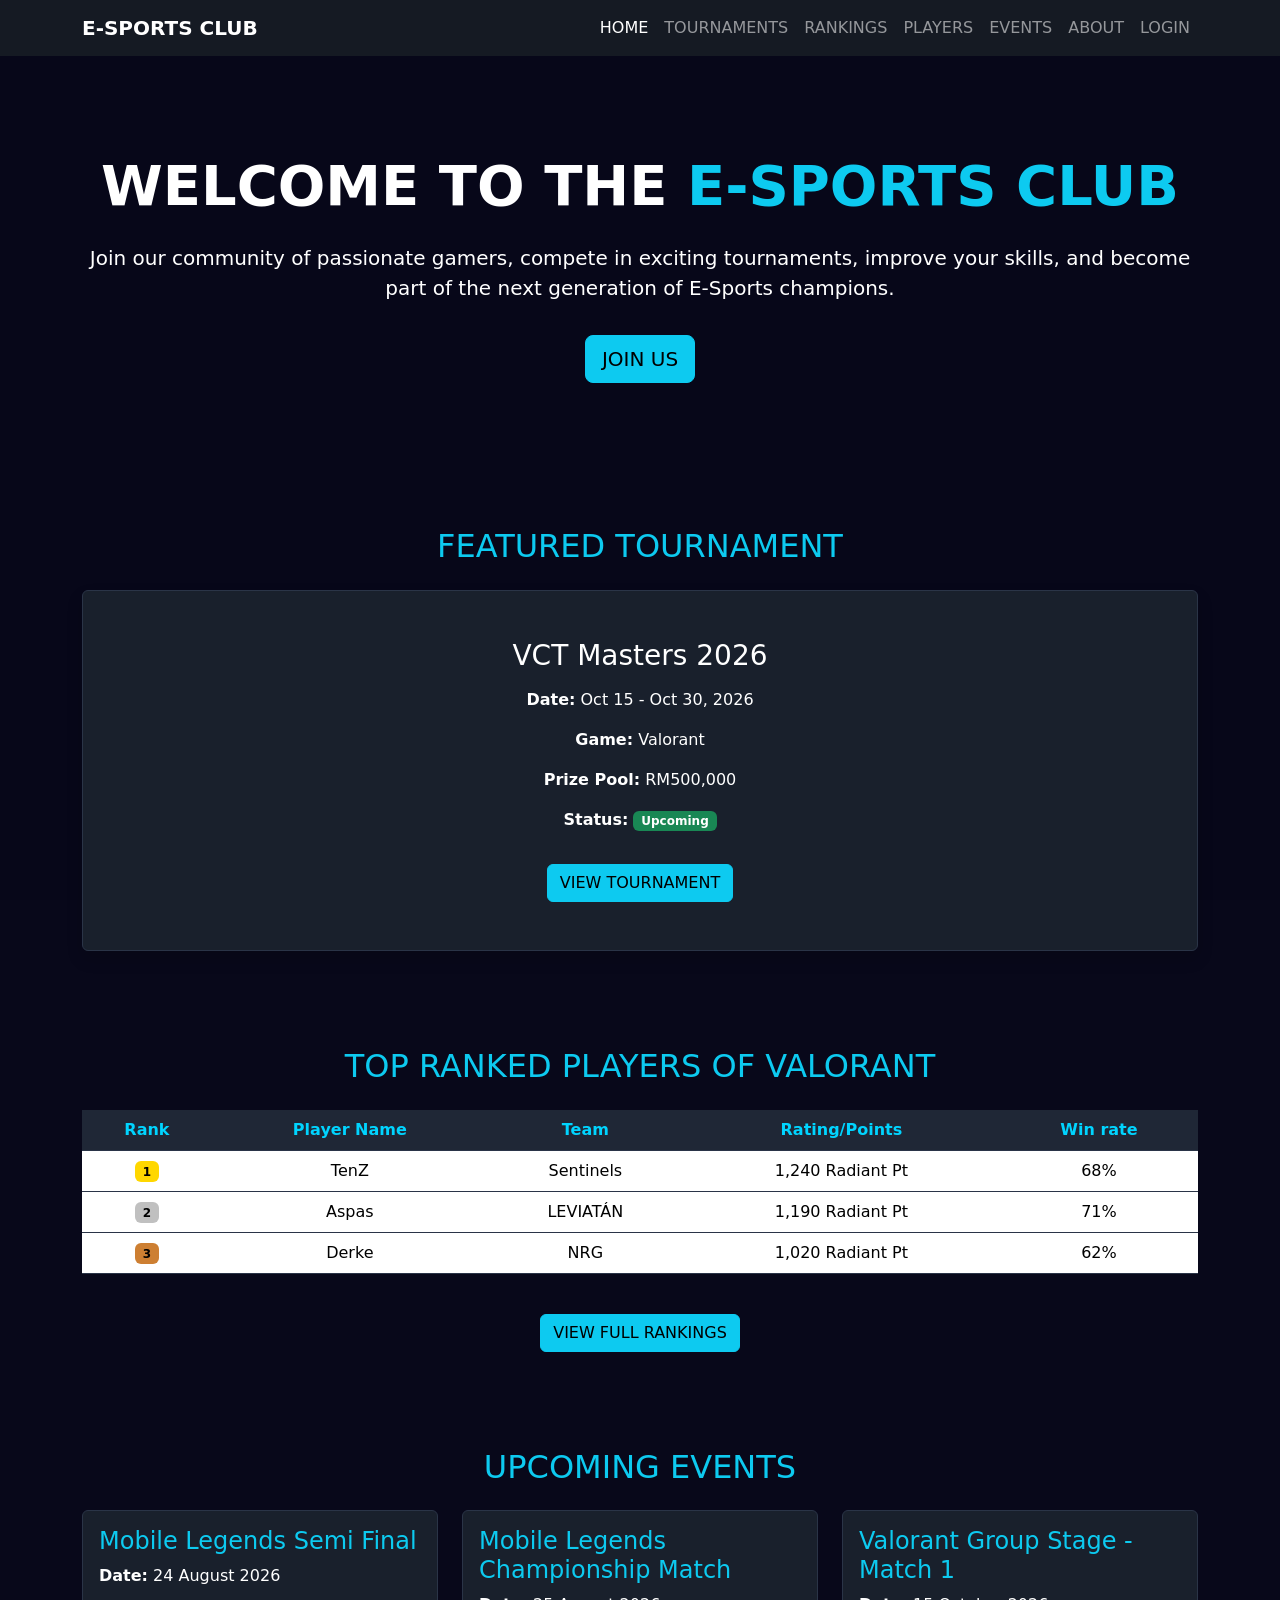
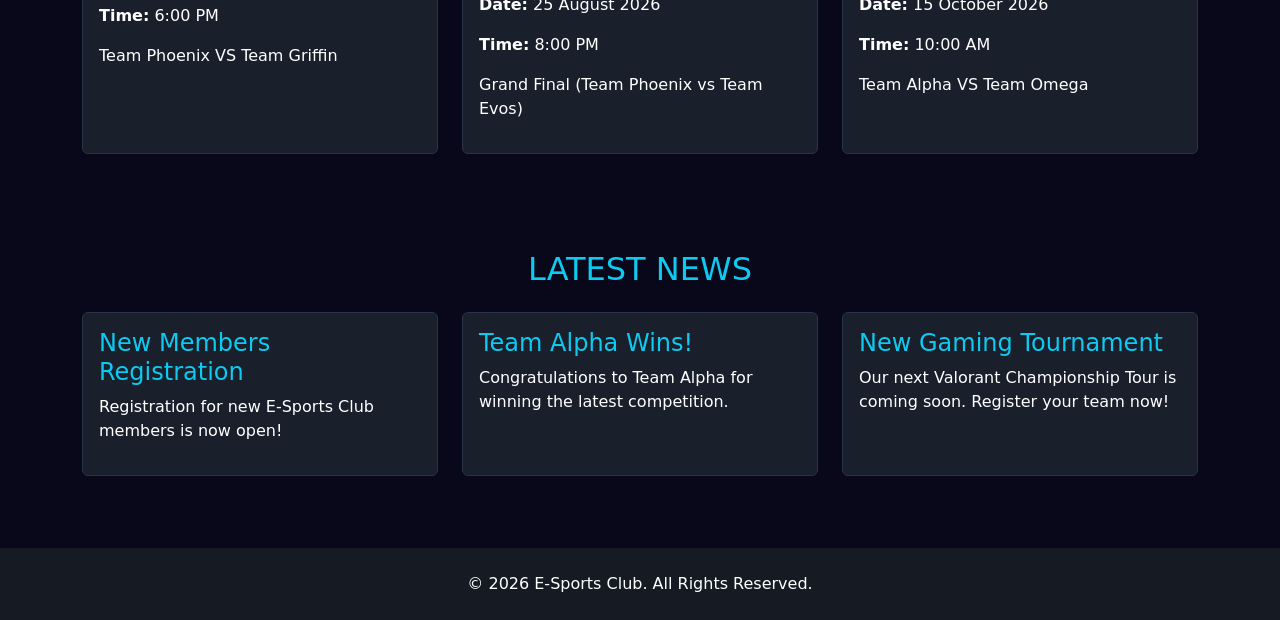
<file: index.html>
<!DOCTYPE html>
<html lang="en">

<head>
    <meta charset="UTF-8">
    <meta name="viewport" content="width=device-width, initial-scale=1.0">

    <title>E-Sports Club | Home</title>

    <!-- Bootstrap CSS -->
    <link href="https://cdn.jsdelivr.net/npm/bootstrap@5.3.2/dist/css/bootstrap.min.css" rel="stylesheet">


    <!-- Your Custom CSS -->
    <link rel="stylesheet" href="style.css">
</head>

<body>
    <!-- Background Video -->
    <video class="background-video" autoplay muted loop playsinline>
        <source src="animation.mp4" type="video/mp4">
    </video>

    <!-- Dark overlay -->
    <div class="video-overlay"></div>
    <!-- Navigation Bar -->
    <nav class="navbar navbar-expand-lg navbar-dark">
        <div class="container">
            <div class="navbar-brand fw-bold" >
                E-SPORTS CLUB
            </div>

            

            <button class="navbar-toggler" type="button" data-bs-toggle="collapse" data-bs-target="#navbarNav">

                <span class="navbar-toggler-icon"></span>
            </button>

            <div class="collapse navbar-collapse" id="navbarNav">

                <ul class="navbar-nav ms-auto">

                    <li class="nav-item">
                        <a class="nav-link active" href="index.html">HOME</a>
                    </li>

                    <li class="nav-item">
                        <a class="nav-link" href="tournaments.html">
                            TOURNAMENTS
                        </a>
                    </li>

                    <li class="nav-item">
                        <a class="nav-link" href="rankings.html">
                            RANKINGS
                        </a>
                    </li>

                    <li class="nav-item">
                        <a class="nav-link" href="players.html">
                            PLAYERS
                        </a>
                    </li>

                    <li class="nav-item">
                        <a class="nav-link" href="events.html">
                            EVENTS
                        </a>
                    </li>

                    <li class="nav-item">
                        <a class="nav-link" href="about.html">
                            ABOUT
                        </a>
                    </li>
                    <li class="nav-item">
                        <a class="nav-link" href="login.html" id="loginLink">
                            LOGIN
                        </a>

                    </li>

                </ul>

            </div>
        </div>
    </nav>


    <!-- Welcome Section -->
    <section class="py-5 text-center">
        <div class="container py-5">

            <h1 class="display-4 fw-bold">
                WELCOME TO THE
                <span class="text-info">E-SPORTS CLUB</span>
            </h1>

            <p class="lead mt-4">
                Join our community of passionate gamers, compete in exciting
                tournaments, improve your skills, and become part of the
                next generation of E-Sports champions.
            </p>

            <a href="about.html" class="btn btn-info btn-lg mt-3">
                JOIN US
            </a>

        </div>
    </section>


    <!-- Featured Tournament -->
    <section class="py-5">
        <div class="container">

            <h2 class="text-center text-info mb-4">
                FEATURED TOURNAMENT
            </h2>

            <div class="card text-center shadow">
                <div class="card-body p-5">

                    <h3 class="card-title">
                        VCT Masters 2026
                    </h3>

                    <p class="mt-3">
                        <strong>Date:</strong> Oct 15 - Oct 30, 2026
                    </p>

                    <p>
                        <strong>Game:</strong> Valorant
                    </p>

                    <p>
                        <strong>Prize Pool:</strong> RM500,000
                    </p>

                    <p>
                        <strong>Status:</strong>
                        <span class="badge bg-success">Upcoming</span>
                    </p>

                    <a href="tournaments.html" class="btn btn-info mt-3">
                        VIEW TOURNAMENT
                    </a>

                </div>
            </div>

        </div>
    </section>


    <!-- Top Ranked Players -->
    <section class="py-5">
        <div class="container">

            <h2 class="text-center text-info mb-4">
                TOP RANKED PLAYERS OF VALORANT
            </h2>

            <div class="table-responsive">

                <table class="table table-dark-custom text-center">

                    <thead>
                        <tr>
                            <th>Rank</th>
                            <th>Player Name</th>
                            <th>Team</th>
                            <th>Rating/Points</th>
                            <th>Win rate</th>
                        </tr>
                    </thead>

                    <tbody>

                        <tr>
                            <td>
                                <span class="badge badge-rank-1">
                                    1
                                </span>
                            </td>
                            <td>TenZ</td>
                            <td>Sentinels</td>
                            <td>1,240 Radiant Pt</td>
                            <td>68%</td>
                        </tr>

                        <tr>
                            <td>
                                <span class="badge badge-rank-2">
                                    2
                                </span>
                            </td>
                            <td>Aspas</td>
                            <td>LEVIATÁN</td>
                            <td>1,190 Radiant Pt</td>
                            <td>71%</td>
                        </tr>

                        <tr>
                            <td>
                                <span class="badge badge-rank-3">
                                    3
                                </span>
                            </td>
                            <td>Derke</td>
                            <td>NRG</td>
                            <td>1,020 Radiant Pt</td>
                            <td>62%</td>
                        </tr>

                    </tbody>

                </table>

            </div>

            <div class="text-center mt-4">
                <a href="rankings.html" class="btn btn-info">
                    VIEW FULL RANKINGS
                </a>
            </div>

        </div>
    </section>

    


    <!-- Upcoming Events -->
    <section class="py-5">
        <div class="container">

            <h2 class="text-center text-info mb-4">
                UPCOMING EVENTS
            </h2>

            <div class="row g-4">

                <div class="col-md-4">

                    <div class="card h-100">
                        <div class="card-body">

                            <h4 class="card-title text-info">
                                Mobile Legends Semi Final
                            </h4>

                            <p><strong>Date:</strong> 24 August 2026</p>
                            <p><strong>Time:</strong> 6:00 PM</p>

                            <p>
                                Team Phoenix VS Team Griffin
                            </p>

                        </div>
                    </div>

                </div>


                <div class="col-md-4">

                    <div class="card h-100">
                        <div class="card-body">

                            <h4 class="card-title text-info">
                                Mobile Legends Championship Match
                            </h4>

                            <p><strong>Date:</strong> 25 August 2026</p>
                            <p><strong>Time:</strong> 8:00 PM</p>

                            <p>
                                Grand Final (Team Phoenix vs Team Evos)
                            </p>

                        </div>
                    </div>

                </div>


                <div class="col-md-4">

                    <div class="card h-100">
                        <div class="card-body">

                            <h4 class="card-title text-info">

                                Valorant Group Stage - Match 1
                            </h4>

                            <p><strong>Date:</strong> 15 October 2026</p>
                            <p><strong>Time:</strong> 10:00 AM</p>

                            <p>
                                Team Alpha VS Team Omega
                            </p>

                        </div>
                    </div>

                </div>

            </div>

        </div>
    </section>


    <!-- Latest News -->
    <section class="py-5">
        <div class="container">

            <h2 class="text-center text-info mb-4">
                LATEST NEWS
            </h2>

            <div class="row g-4">

                <div class="col-md-4">
                    <div class="card h-100">
                        <div class="card-body">

                            <h4 class="text-info">
                                New Members Registration
                            </h4>

                            <p>
                                Registration for new E-Sports Club
                                members is now open!
                            </p>

                        </div>
                    </div>
                </div>


                <div class="col-md-4">
                    <div class="card h-100">
                        <div class="card-body">

                            <h4 class="text-info">
                                Team Alpha Wins!
                            </h4>

                            <p>
                                Congratulations to Team Alpha for winning
                                the latest competition.
                            </p>

                        </div>
                    </div>
                </div>


                <div class="col-md-4">
                    <div class="card h-100">
                        <div class="card-body">

                            <h4 class="text-info">
                                New Gaming Tournament
                            </h4>

                            <p>
                                Our next Valorant Championship Tour is coming
                                soon. Register your team now!
                            </p>

                        </div>
                    </div>
                </div>

            </div>

        </div>
    </section>


    <!-- Footer -->
    <footer class="navbar-dark text-center py-4 mt-4">

        <p class="mb-0">
            &copy; 2026 E-Sports Club. All Rights Reserved.
        </p>

    </footer>

    <script>
        let loggedInUser = sessionStorage.getItem("loggedInUser");
        let loginLink = document.getElementById("loginLink");

        if (loggedInUser) {

            // Show user's first letter
            loginLink.textContent =
                loggedInUser.charAt(0).toUpperCase();

            loginLink.classList.add("user-circle");

            // Click profile
            loginLink.addEventListener("click", function (event) {
                event.preventDefault();

                window.location.href = "profile.html";
            });
        }
    </script>


    <!-- Bootstrap JavaScript -->
    <script src="https://cdn.jsdelivr.net/npm/bootstrap@5.3.2/dist/js/bootstrap.bundle.min.js"></script>

</body>

</html>
</file>
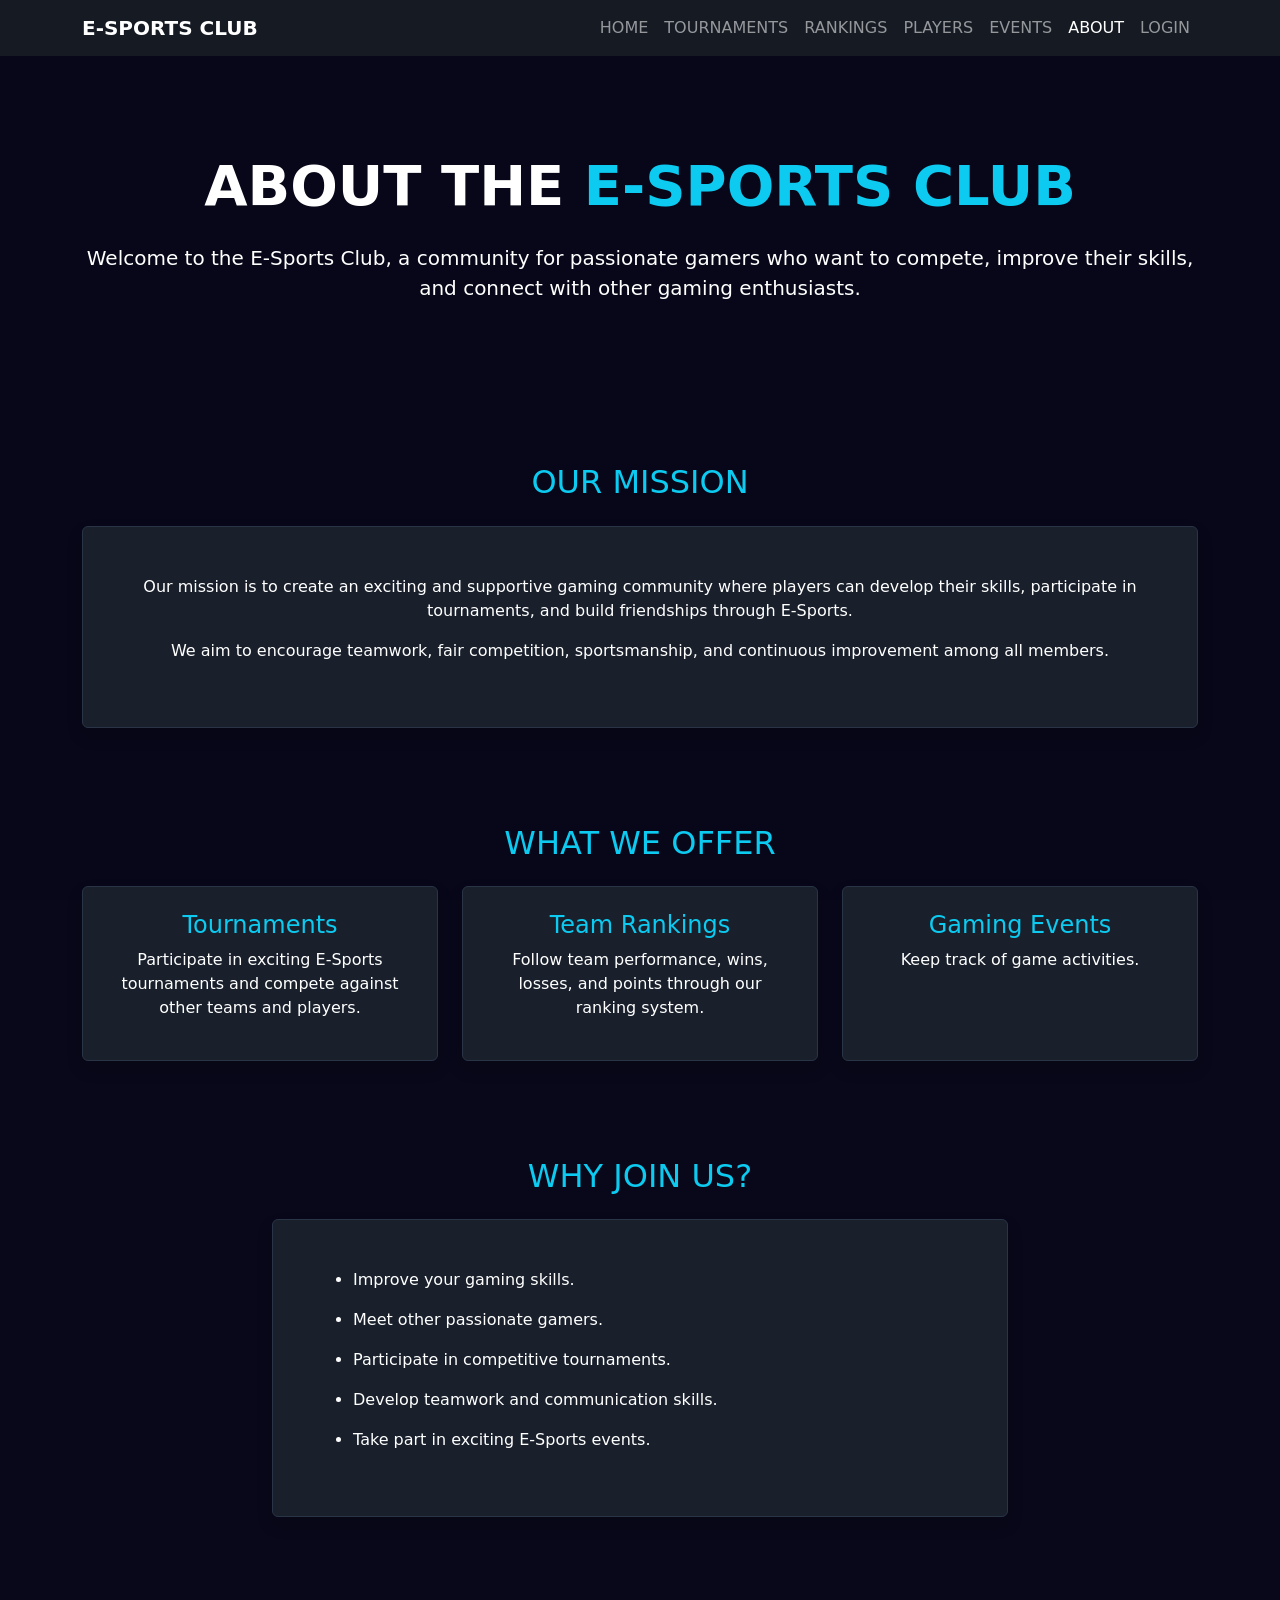
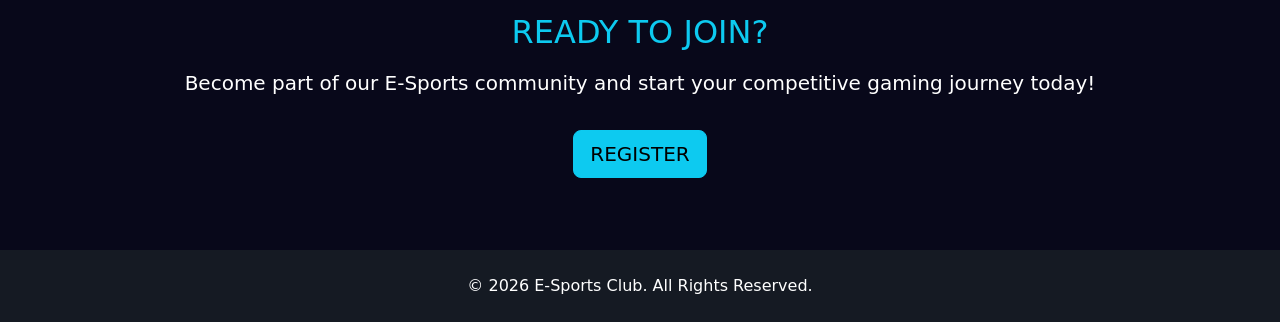
<file: about.html>
<!DOCTYPE html>
<html lang="en">

<head>
    <meta charset="UTF-8">
    <meta name="viewport" content="width=device-width, initial-scale=1.0">

    <title>E-Sports Club | About</title>

    <!-- Bootstrap CSS -->
    <link href="https://cdn.jsdelivr.net/npm/bootstrap@5.3.2/dist/css/bootstrap.min.css" rel="stylesheet"> 
         

    <!-- Your Custom CSS -->
    <link rel="stylesheet" href="style.css">
</head>

<body>
    <!-- Background Video -->
    <video class="background-video" autoplay muted loop playsinline>
        <source src="animation.mp4" type="video/mp4">
    </video>
     <!-- Dark overlay -->
    <div class="video-overlay"></div>

    <!-- Navigation Bar -->
    <nav class="navbar navbar-expand-lg navbar-dark">
        <div class="container">

            <div class="navbar-brand fw-bold" >
                E-SPORTS CLUB
            </div>

            <button class="navbar-toggler" type="button"
                    data-bs-toggle="collapse"
                    data-bs-target="#navbarNav">

                <span class="navbar-toggler-icon"></span>
            </button>

            <div class="collapse navbar-collapse" id="navbarNav">

                <ul class="navbar-nav ms-auto">

                    <li class="nav-item">
                        <a class="nav-link" href="index.html">
                            HOME
                        </a>
                    </li>

                    <li class="nav-item">
                        <a class="nav-link" href="tournaments.html">
                            TOURNAMENTS
                        </a>
                    </li>

                    <li class="nav-item">
                        <a class="nav-link" href="rankings.html">
                            RANKINGS
                        </a>
                    </li>

                    <li class="nav-item">
                        <a class="nav-link" href="players.html">
                            PLAYERS
                        </a>
                    </li>

                    <li class="nav-item">
                        <a class="nav-link" href="events.html">
                            EVENTS
                        </a>
                    </li>

                    <li class="nav-item">
                        <a class="nav-link active" href="about.html">
                            ABOUT
                        </a>
                    </li>
                    <li class = "nav-item">
                        <a class="nav-link" href = "login.html" id="loginLink">
                            LOGIN
                        </a>
                    </li>

                </ul>

            </div>
        </div>
    </nav>


    <!-- About Us Section -->
    <section class="py-5 text-center">
        <div class="container py-5">

            <h1 class="display-4 fw-bold">
                ABOUT THE
                <span class="text-info">E-SPORTS CLUB</span>
            </h1>

            <p class="lead mt-4">
                Welcome to the E-Sports Club, a community for passionate
                gamers who want to compete, improve their skills, and connect
                with other gaming enthusiasts.
            </p>

        </div>
    </section>


    <!-- Our Mission -->
    <section class="py-5">
        <div class="container">

            <h2 class="text-center text-info mb-4">
                OUR MISSION
            </h2>

            <div class="card shadow">
                <div class="card-body p-5 text-center">

                    <p>
                        Our mission is to create an exciting and supportive
                        gaming community where players can develop their
                        skills, participate in tournaments, and build
                        friendships through E-Sports.
                    </p>

                    <p>
                        We aim to encourage teamwork, fair competition,
                        sportsmanship, and continuous improvement among
                        all members.
                    </p>

                </div>
            </div>

        </div>
    </section>


    <!-- What We Offer -->
    <section class="py-5">
        <div class="container">

            <h2 class="text-center text-info mb-4">
                WHAT WE OFFER
            </h2>

            <div class="row g-4">

                <!-- Tournaments -->
                <div class="col-md-4">
                    <div class="card h-100 text-center shadow">

                        <div class="card-body p-4">

                            <h4 class="card-title text-info">
                                Tournaments
                            </h4>

                            <p>
                                Participate in exciting E-Sports tournaments
                                and compete against other teams and players.
                            </p>

                        </div>
                    </div>
                </div>


                <!-- Team Rankings -->
                <div class="col-md-4">
                    <div class="card h-100 text-center shadow">

                        <div class="card-body p-4">

                            <h4 class="card-title text-info">
                                Team Rankings
                            </h4>

                            <p>
                                Follow team performance, wins, losses, and
                                points through our ranking system.
                            </p>

                        </div>
                    </div>
                </div>


                <!-- Gaming Events -->
                <div class="col-md-4">
                    <div class="card h-100 text-center shadow">

                        <div class="card-body p-4">

                            <h4 class="card-title text-info">
                                Gaming Events
                            </h4>

                            <p>
                                Keep track of game activities.
                            </p>

                        </div>
                    </div>
                </div>

            </div>

        </div>
    </section>


    <!-- Why Join Us -->
    <section class="py-5">
        <div class="container">

            <h2 class="text-center text-info mb-4">
                WHY JOIN US?
            </h2>

            <div class="row justify-content-center">

                <div class="col-md-8">

                    <div class="card shadow">
                        <div class="card-body p-5">

                            <ul>
                                <li class="mb-3">
                                    Improve your gaming skills.
                                </li>

                                <li class="mb-3">
                                    Meet other passionate gamers.
                                </li>

                                <li class="mb-3">
                                    Participate in competitive tournaments.
                                </li>

                                <li class="mb-3">
                                    Develop teamwork and communication skills.
                                </li>

                                <li class="mb-3">
                                    Take part in exciting E-Sports events.
                                </li>
                            </ul>

                        </div>
                    </div>

                </div>

            </div>

        </div>
    </section>


    <!-- Join Us -->
    <section class="py-5 text-center">

        <div class="container">

            <h2 class="text-info">
                READY TO JOIN?
            </h2>

            <p class="lead mt-3">
                Become part of our E-Sports community and start your
                competitive gaming journey today!
            </p>

            <a href="signup.html" class="btn btn-info btn-lg mt-3">
                REGISTER
            </a>

        </div>

    </section>


    <!-- Footer -->
    <footer class="navbar-dark text-center py-4 mt-4">

        <p class="mb-0">
            &copy; 2026 E-Sports Club. All Rights Reserved.
        </p>

    </footer>

    <script>
        let loggedInUser = sessionStorage.getItem("loggedInUser");
        let loginLink = document.getElementById("loginLink");

        if (loggedInUser) {

            // Show user's first letter
            loginLink.textContent =
                loggedInUser.charAt(0).toUpperCase();

            loginLink.classList.add("user-circle");

            // Click profile
            loginLink.addEventListener("click", function (event) {
                event.preventDefault();

                window.location.href = "profile.html";
            });
        }
    </script>
    <!-- Bootstrap JavaScript -->
    <script src="https://cdn.jsdelivr.net/npm/bootstrap@5.3.2/dist/js/bootstrap.bundle.min.js"></script> 
    </script>

</body>

</html>
</file>
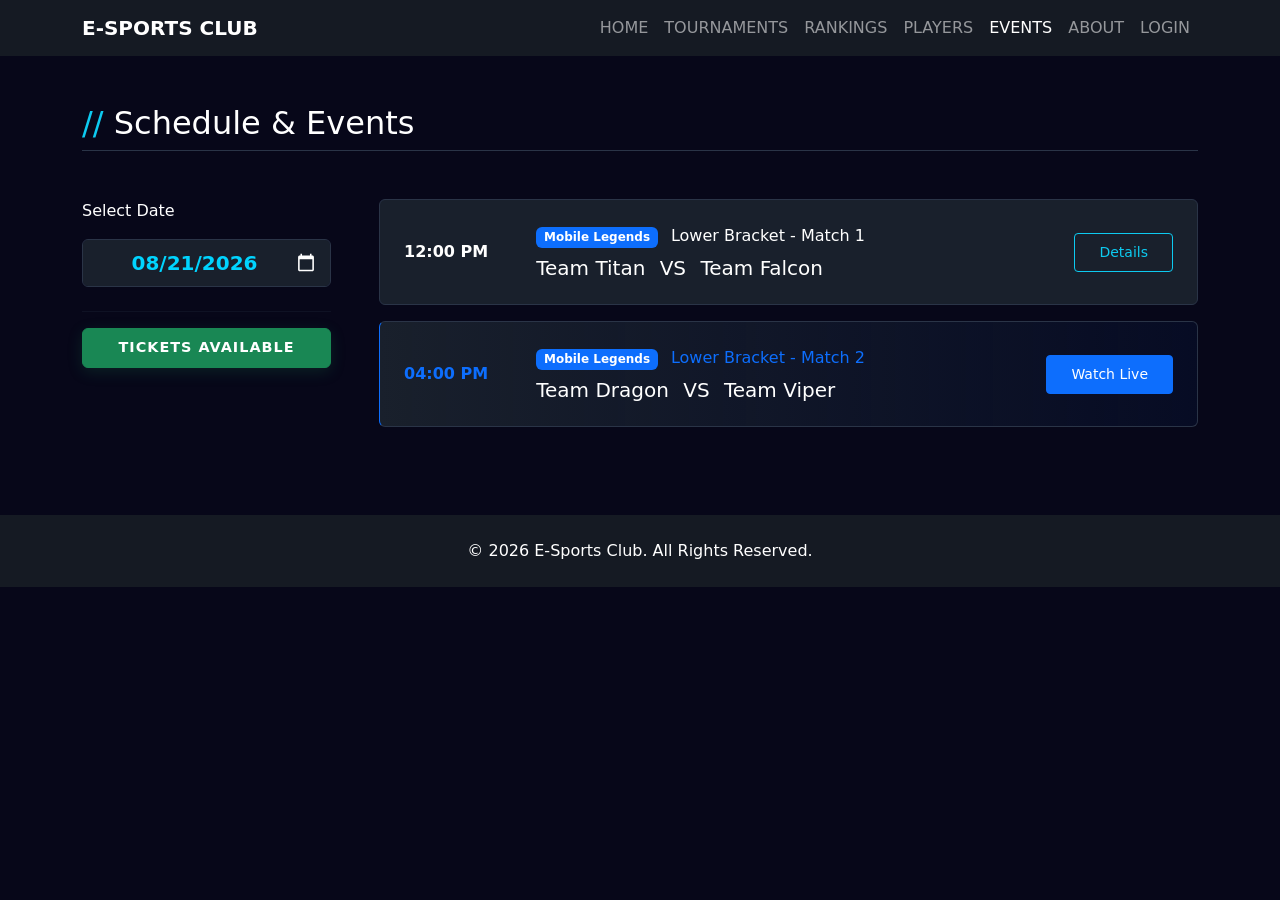
<file: events.html>
<!DOCTYPE html>
<html lang="en">

<head>
    <meta charset="UTF-8">
    <meta name="viewport" content="width=device-width, initial-scale=1.0">
    <title>E-Sports Events Schedule</title>
    <link href="https://cdn.jsdelivr.net/npm/bootstrap@5.3.0/dist/css/bootstrap.min.css" rel="stylesheet">
    <link rel="stylesheet" href="style.css">
</head>

<body>      
    <!-- Background Video -->
    <video class="background-video" autoplay muted loop playsinline>
        <source src="animation.mp4" type="video/mp4">
    </video>
     <!-- Dark overlay -->
    <div class="video-overlay"></div>
    <!-- Navigation Bar -->
    <nav class="navbar navbar-expand-lg navbar-dark">
        <div class="container">
            <div class="navbar-brand fw-bold" >
                E-SPORTS CLUB
            </div>
            <button class="navbar-toggler" type="button" data-bs-toggle="collapse" data-bs-target="#navbarNav">
                <span class="navbar-toggler-icon"></span>
            </button>
            <div class="collapse navbar-collapse" id="navbarNav">
                <ul class="navbar-nav ms-auto">
                    <li class="nav-item">
                        <a class="nav-link " href="index.html">HOME</a>
                    </li>
                    <li class="nav-item">
                        <a class="nav-link" href="tournaments.html">TOURNAMENTS</a>
                    </li>
                    <li class="nav-item">
                        <a class="nav-link" href="rankings.html">RANKINGS</a>
                    </li>
                    <li class="nav-item">
                        <a class="nav-link" href="players.html">PLAYERS</a>
                    </li>
                    <li class="nav-item">
                        <a class="nav-link active" href="events.html">EVENTS</a>
                    </li>
                    <li class="nav-item">
                        <a class="nav-link" href="about.html">ABOUT</a>
                    </li>
                    <li class="nav-item">
                        <a class="nav-link" href="login.html" id="loginLink">LOGIN</a>
                    </li>
                </ul>
            </div>
        </div>
    </nav>

    <div class="container py-5">
        <h2 class="text-white mb-5 border-bottom border-secondary pb-2" style="border-color: #2a3447 !important;">
            <span class="text-info">//</span> Schedule & Events
        </h2>

        <div class="row">
            <!-- Calendar Date Picker -->
            <div class="col-lg-3 col-md-4 timeline-divider pe-md-4">
                <div class="calendar-box sticky-top" style="top: 20px;">
                    <label for="scheduleDate" class="calendar-day-name d-block mb-3" style="cursor: pointer;">Select
                        Date</label>
                    <input type="date" id="scheduleDate" class="form-control text-center fw-bold fs-5 mb-4 py-2"
                        style="background-color: #19202c; color: #00d4ff; border: 1px solid #2a3447; color-scheme: dark; cursor: pointer;"
                        value="2026-08-21">
                    <hr style="border-color: #2a3447;">
                    <a href="#" id="ticketsBtn" class="btn btn-success w-100 py-2 fw-bold text-uppercase"
                        style="font-size: 0.9rem; letter-spacing: 1px; box-shadow: 0 4px 15px rgba(25, 135, 84, 0.2);">
                        Tickets Available
                    </a>
                </div>
            </div>

            <!-- Schedule List -->
            <div class="col-lg-9 col-md-8 ps-md-4" id="events-container">
            </div>
        </div>
    </div>

    <script src="https://cdn.jsdelivr.net/npm/bootstrap@5.3.0/dist/js/bootstrap.bundle.min.js"></script>

    <script>
        const scheduleData = {
            // EA FC 24 (FIFA) TOURNAMENT: JUNE 01 - JUNE 15
            "2026-06-01": `
                <div class="card event-card mb-3">
                    <div class="card-body d-flex flex-column flex-sm-row align-items-sm-center p-4">
                        <div class="event-time fw-bold pe-sm-4 border-end-sm border-secondary me-sm-4 mb-3 mb-sm-0" style="border-color: #2a3447 !important;">10:00 AM</div>
                        <div class="event-details flex-grow-1">
                            <div class="match-type mb-2"><span class="badge bg-success text-white me-2">EA FC 24 (FIFA)</span> Group A - Match 1</div>
                            <h5 class="text-white mb-0">Player JZ <span class="vs-badge mx-2 text-white">VS</span> Player Kito</h5>
                        </div>
                        <div class="mt-3 mt-sm-0">
                            <button class="btn btn-outline-info btn-sm px-4 py-2" tabindex="0" data-bs-toggle="popover" data-bs-trigger="focus" data-bs-title="Match Result" data-bs-content="Winner: Player JZ (3 - 1)">Details</button>
                        </div>
                    </div>
                </div>
                <div class="card event-card mb-3">
                    <div class="card-body d-flex flex-column flex-sm-row align-items-sm-center p-4">
                        <div class="event-time fw-bold pe-sm-4 border-end-sm border-secondary me-sm-4 mb-3 mb-sm-0" style="border-color: #2a3447 !important;">02:00 PM</div>
                        <div class="event-details flex-grow-1">
                            <div class="match-type mb-2"><span class="badge bg-success text-white me-2">EA FC 24 (FIFA)</span> Group A - Match 2</div>
                            <h5 class="text-white mb-0">Player Venom <span class="vs-badge mx-2 text-white">VS</span> Player Apex</h5>
                        </div>
                        <div class="mt-3 mt-sm-0">
                            <button class="btn btn-outline-info btn-sm px-4 py-2" tabindex="0" data-bs-toggle="popover" data-bs-trigger="focus" data-bs-title="Match Result" data-bs-content="Winner: Player Venom (2 - 0)">Details</button>
                        </div>
                    </div>
                </div>
            `,
            "2026-06-05": `
                <div class="card event-card mb-3">
                    <div class="card-body d-flex flex-column flex-sm-row align-items-sm-center p-4">
                        <div class="event-time fw-bold pe-sm-4 border-end-sm border-secondary me-sm-4 mb-3 mb-sm-0" style="border-color: #2a3447 !important;">11:00 AM</div>
                        <div class="event-details flex-grow-1">
                            <div class="match-type mb-2"><span class="badge bg-success text-white me-2">EA FC 24 (FIFA)</span> Group B - Match 1</div>
                            <h5 class="text-white mb-0">Player Rico <span class="vs-badge mx-2 text-white">VS</span> Player Shadow</h5>
                        </div>
                        <div class="mt-3 mt-sm-0">
                            <button class="btn btn-outline-info btn-sm px-4 py-2" tabindex="0" data-bs-toggle="popover" data-bs-trigger="focus" data-bs-title="Match Result" data-bs-content="Winner: Player Rico (4 - 2)">Details</button>
                        </div>
                    </div>
                </div>
                <div class="card event-card mb-3">
                    <div class="card-body d-flex flex-column flex-sm-row align-items-sm-center p-4">
                        <div class="event-time fw-bold pe-sm-4 border-end-sm border-secondary me-sm-4 mb-3 mb-sm-0" style="border-color: #2a3447 !important;">03:00 PM</div>
                        <div class="event-details flex-grow-1">
                            <div class="match-type mb-2"><span class="badge bg-success text-white me-2">EA FC 24 (FIFA)</span> Group B - Match 2</div>
                            <h5 class="text-white mb-0">Player Ace <span class="vs-badge mx-2 text-white">VS</span> Player Blitz</h5>
                        </div>
                        <div class="mt-3 mt-sm-0">
                            <button class="btn btn-outline-info btn-sm px-4 py-2" tabindex="0" data-bs-toggle="popover" data-bs-trigger="focus" data-bs-title="Match Result" data-bs-content="Winner: Player Blitz (1 - 2)">Details</button>
                        </div>
                    </div>
                </div>
            `,
            "2026-06-10": `
                <div class="card event-card mb-3">
                    <div class="card-body d-flex flex-column flex-sm-row align-items-sm-center p-4">
                        <div class="event-time fw-bold pe-sm-4 border-end-sm border-secondary me-sm-4 mb-3 mb-sm-0" style="border-color: #2a3447 !important;">01:00 PM</div>
                        <div class="event-details flex-grow-1">
                            <div class="match-type mb-2"><span class="badge bg-success text-white me-2">EA FC 24 (FIFA)</span> Quarter Final 1</div>
                            <h5 class="text-white mb-0">Player JZ <span class="vs-badge mx-2 text-white">VS</span> Player Rico</h5>
                        </div>
                        <div class="mt-3 mt-sm-0">
                            <button class="btn btn-outline-info btn-sm px-4 py-2" tabindex="0" data-bs-toggle="popover" data-bs-trigger="focus" data-bs-title="Match Result" data-bs-content="Winner: Player JZ (3 - 2)">Details</button>
                        </div>
                    </div>
                </div>
                <div class="card event-card mb-3">
                    <div class="card-body d-flex flex-column flex-sm-row align-items-sm-center p-4">
                        <div class="event-time fw-bold pe-sm-4 border-end-sm border-secondary me-sm-4 mb-3 mb-sm-0" style="border-color: #2a3447 !important;">05:00 PM</div>
                        <div class="event-details flex-grow-1">
                            <div class="match-type mb-2"><span class="badge bg-success text-white me-2">EA FC 24 (FIFA)</span> Quarter Final 2</div>
                            <h5 class="text-white mb-0">Player Venom <span class="vs-badge mx-2 text-white">VS</span> Player Blitz</h5>
                        </div>
                        <div class="mt-3 mt-sm-0">
                            <button class="btn btn-outline-info btn-sm px-4 py-2" tabindex="0" data-bs-toggle="popover" data-bs-trigger="focus" data-bs-title="Match Result" data-bs-content="Winner: Player Venom (2 - 1)">Details</button>
                        </div>
                    </div>
                </div>
            `,
            "2026-06-15": `
                <div class="card event-card mb-3" style="border-left-color: #198754; background: linear-gradient(90deg, #19202c 0%, rgba(25, 135, 84, 0.05) 100%);">
                    <div class="card-body d-flex flex-column flex-sm-row align-items-sm-center p-4">
                        <div class="event-time fw-bold pe-sm-4 border-end-sm border-secondary me-sm-4 mb-3 mb-sm-0" style="color: #198754; border-color: #2a3447 !important;">8:00 PM</div>
                        <div class="event-details flex-grow-1">
                            <div class="match-type mb-2" style="color: #198754;"><span class="badge bg-success text-white me-2">EA FC 24 (FIFA)</span> Championship Match</div>
                            <h5 class="text-white mb-0">Grand Final <span class="text-white fs-6 ms-2">(Player JZ vs Player Venom)</span></h5>
                        </div>
                        <div class="mt-3 mt-sm-0"><button class="btn btn-success btn-sm px-4 py-2">Watch Live</button></div>
                    </div>
                </div>
            `,

            // MOBILE LEGENDS TOURNAMENT: AUG 10 - AUG 25
            "2026-08-10": `
                <div class="card event-card mb-3">
                    <div class="card-body d-flex flex-column flex-sm-row align-items-sm-center p-4">
                        <div class="event-time fw-bold pe-sm-4 border-end-sm border-secondary me-sm-4 mb-3 mb-sm-0" style="border-color: #2a3447 !important;">12:00 PM</div>
                        <div class="event-details flex-grow-1">
                            <div class="match-type mb-2"><span class="badge bg-primary text-white me-2">Mobile Legends</span> Group Stage Day 1</div>
                            <h5 class="text-white mb-0">Team Phoenix <span class="vs-badge mx-2 text-white">VS</span> Team Titan</h5>
                        </div>
                        <div class="mt-3 mt-sm-0">
                            <button class="btn btn-outline-info btn-sm px-4 py-2" tabindex="0" data-bs-toggle="popover" data-bs-trigger="focus" data-bs-title="Match Result" data-bs-content="Winner: Team Phoenix (2 - 0)">Details</button>
                        </div>
                    </div>
                </div>
                <div class="card event-card mb-3">
                    <div class="card-body d-flex flex-column flex-sm-row align-items-sm-center p-4">
                        <div class="event-time fw-bold pe-sm-4 border-end-sm border-secondary me-sm-4 mb-3 mb-sm-0" style="border-color: #2a3447 !important;">04:00 PM</div>
                        <div class="event-details flex-grow-1">
                            <div class="match-type mb-2"><span class="badge bg-primary text-white me-2">Mobile Legends</span> Group Stage Day 1</div>
                            <h5 class="text-white mb-0">Team Evos <span class="vs-badge mx-2 text-white">VS</span> Team Falcon</h5>
                        </div>
                        <div class="mt-3 mt-sm-0">
                            <button class="btn btn-outline-info btn-sm px-4 py-2" tabindex="0" data-bs-toggle="popover" data-bs-trigger="focus" data-bs-title="Match Result" data-bs-content="Winner: Team Evos (2 - 1)">Details</button>
                        </div>
                    </div>
                </div>
            `,
            "2026-08-15": `
                <div class="card event-card mb-3">
                    <div class="card-body d-flex flex-column flex-sm-row align-items-sm-center p-4">
                        <div class="event-time fw-bold pe-sm-4 border-end-sm border-secondary me-sm-4 mb-3 mb-sm-0" style="border-color: #2a3447 !important;">02:00 PM</div>
                        <div class="event-details flex-grow-1">
                            <div class="match-type mb-2"><span class="badge bg-primary text-white me-2">Mobile Legends</span> Upper Bracket Round 1</div>
                            <h5 class="text-white mb-0">Team Griffin <span class="vs-badge mx-2 text-white">VS</span> Team Dragon</h5>
                        </div>
                        <div class="mt-3 mt-sm-0">
                            <button class="btn btn-outline-info btn-sm px-4 py-2" tabindex="0" data-bs-toggle="popover" data-bs-trigger="focus" data-bs-title="Match Result" data-bs-content="Winner: Team Griffin (2 - 0)">Details</button>
                        </div>
                    </div>
                </div>
                <div class="card event-card mb-3">
                    <div class="card-body d-flex flex-column flex-sm-row align-items-sm-center p-4">
                        <div class="event-time fw-bold pe-sm-4 border-end-sm border-secondary me-sm-4 mb-3 mb-sm-0" style="border-color: #2a3447 !important;">06:00 PM</div>
                        <div class="event-details flex-grow-1">
                            <div class="match-type mb-2"><span class="badge bg-primary text-white me-2">Mobile Legends</span> Upper Bracket Round 1</div>
                            <h5 class="text-white mb-0">Team Nexus <span class="vs-badge mx-2 text-white">VS</span> Team Viper</h5>
                        </div>
                        <div class="mt-3 mt-sm-0">
                            <button class="btn btn-outline-info btn-sm px-4 py-2" tabindex="0" data-bs-toggle="popover" data-bs-trigger="focus" data-bs-title="Match Result" data-bs-content="Winner: Team Nexus (2 - 1)">Details</button>
                        </div>
                    </div>
                </div>
            `,
            "2026-08-20": `
                <div class="card event-card mb-3">
                    <div class="card-body d-flex flex-column flex-sm-row align-items-sm-center p-4">
                        <div class="event-time fw-bold pe-sm-4 border-end-sm border-secondary me-sm-4 mb-3 mb-sm-0" style="border-color: #2a3447 !important;">03:00 PM</div>
                        <div class="event-details flex-grow-1">
                            <div class="match-type mb-2"><span class="badge bg-primary text-white me-2">Mobile Legends</span> Quarter Final</div>
                            <h5 class="text-white mb-0">Team Phoenix <span class="vs-badge mx-2 text-white">VS</span> Team Dragon</h5>
                        </div>
                        <div class="mt-3 mt-sm-0">
                            <button class="btn btn-outline-info btn-sm px-4 py-2" tabindex="0" data-bs-toggle="popover" data-bs-trigger="focus" data-bs-title="Match Result" data-bs-content="Winner: Team Phoenix (3 - 1)">Details</button>
                        </div>
                    </div>
                </div>
                <div class="card event-card mb-3">
                    <div class="card-body d-flex flex-column flex-sm-row align-items-sm-center p-4">
                        <div class="event-time fw-bold pe-sm-4 border-end-sm border-secondary me-sm-4 mb-3 mb-sm-0" style="border-color: #2a3447 !important;">07:00 PM</div>
                        <div class="event-details flex-grow-1">
                            <div class="match-type mb-2"><span class="badge bg-primary text-white me-2">Mobile Legends</span> Quarter Final</div>
                            <h5 class="text-white mb-0">Team Evos <span class="vs-badge mx-2 text-white">VS</span> Team Nexus</h5>
                        </div>
                        <div class="mt-3 mt-sm-0">
                            <button class="btn btn-outline-info btn-sm px-4 py-2" tabindex="0" data-bs-toggle="popover" data-bs-trigger="focus" data-bs-title="Match Result" data-bs-content="Winner: Team Evos (3 - 0)">Details</button>
                        </div>
                    </div>
                </div>
            `,
            "2026-08-21": `
                <div class="card event-card mb-3">
                    <div class="card-body d-flex flex-column flex-sm-row align-items-sm-center p-4">
                        <div class="event-time fw-bold pe-sm-4 border-end-sm border-secondary me-sm-4 mb-3 mb-sm-0" style="border-color: #2a3447 !important;">12:00 PM</div>
                        <div class="event-details flex-grow-1">
                            <div class="match-type mb-2"><span class="badge bg-primary text-white me-2">Mobile Legends</span> Lower Bracket - Match 1</div>
                            <h5 class="text-white mb-0">Team Titan <span class="vs-badge mx-2 text-white">VS</span> Team Falcon</h5>
                        </div>
                        <div class="mt-3 mt-sm-0">
                            <button class="btn btn-outline-info btn-sm px-4 py-2" tabindex="0" data-bs-toggle="popover" data-bs-trigger="focus" data-bs-title="Match Result" data-bs-content="Winner: Team Titan (2 - 1)">Details</button>
                        </div>
                    </div>
                </div>
                <div class="card event-card mb-3" style="border-left-color: #0d6efd; background: linear-gradient(90deg, #19202c 0%, rgba(13, 110, 253, 0.05) 100%);">
                    <div class="card-body d-flex flex-column flex-sm-row align-items-sm-center p-4">
                        <div class="event-time fw-bold pe-sm-4 border-end-sm border-secondary me-sm-4 mb-3 mb-sm-0" style="color: #0d6efd; border-color: #2a3447 !important;">04:00 PM</div>
                        <div class="event-details flex-grow-1">
                            <div class="match-type mb-2" style="color: #0d6efd;"><span class="badge bg-primary text-white me-2">Mobile Legends</span> Lower Bracket - Match 2</div>
                            <h5 class="text-white mb-0">Team Dragon <span class="vs-badge mx-2 text-white">VS</span> Team Viper</h5>
                        </div>
                        <div class="mt-3 mt-sm-0">
                            <button class="btn btn-primary btn-sm px-4 py-2">Watch Live</button>
                        </div>
                    </div>
                </div>
            `,
            "2026-08-24": `
                <div class="card event-card mb-3">
                    <div class="card-body d-flex flex-column flex-sm-row align-items-sm-center p-4">
                        <div class="event-time fw-bold pe-sm-4 border-end-sm border-secondary me-sm-4 mb-3 mb-sm-0" style="border-color: #2a3447 !important;">6:00 PM</div>
                        <div class="event-details flex-grow-1">
                            <div class="match-type mb-2"><span class="badge bg-primary text-white me-2">Mobile Legends</span> Semi Final</div>
                            <h5 class="text-white mb-0">Team Phoenix <span class="vs-badge mx-2 text-white">VS</span> Team Griffin</h5>
                        </div>
                        <div class="mt-3 mt-sm-0">
                            <button class="btn btn-outline-info btn-sm px-4 py-2" tabindex="0" data-bs-toggle="popover" data-bs-trigger="focus" data-bs-title="Match Status" data-bs-content="Event haven't start">Details</button>
                        </div>
                    </div>
                </div>
            `,
            "2026-08-25": `
                <div class="card event-card mb-3" style="border-left-color: #0d6efd; background: linear-gradient(90deg, #19202c 0%, rgba(13, 110, 253, 0.05) 100%);">
                    <div class="card-body d-flex flex-column flex-sm-row align-items-sm-center p-4">
                        <div class="event-time fw-bold pe-sm-4 border-end-sm border-secondary me-sm-4 mb-3 mb-sm-0" style="color: #0d6efd; border-color: #2a3447 !important;">8:00 PM</div>
                        <div class="event-details flex-grow-1">
                            <div class="match-type mb-2" style="color: #0d6efd;"><span class="badge bg-primary text-white me-2">Mobile Legends</span> Championship Match</div>
                            <h5 class="text-white mb-0">Grand Final <span class="text-white fs-6 ms-2">(Team Phoenix vs Team Evos)</span></h5>
                        </div>
                        <div class="mt-3 mt-sm-0">
                            <button class="btn btn-primary btn-sm px-4 py-2" tabindex="0" data-bs-toggle="popover" data-bs-trigger="focus" data-bs-title="Match Status" data-bs-content="Event haven't start">Details</button>
                        </div>
                    </div>
                </div>
            `,

            // VALORANT TOURNAMENT: OCT 15 - OCT 30
            "2026-10-15": `
                <div class="card event-card mb-3">
                    <div class="card-body d-flex flex-column flex-sm-row align-items-sm-center p-4">
                        <div class="event-time fw-bold pe-sm-4 border-end-sm border-secondary me-sm-4 mb-3 mb-sm-0" style="border-color: #2a3447 !important;">10:00 AM</div>
                        <div class="event-details flex-grow-1">
                            <div class="match-type mb-2"><span class="badge me-2" style="background-color: #ff4655; color: #fff;">Valorant</span> Group Stage - Match 1</div>
                            <h5 class="text-white mb-0">Team Alpha <span class="vs-badge mx-2 text-white">VS</span> Team Omega</h5>
                        </div>
                        <div class="mt-3 mt-sm-0">
                            <button class="btn btn-outline-info btn-sm px-4 py-2" tabindex="0" data-bs-toggle="popover" data-bs-trigger="focus" data-bs-title="Match Status" data-bs-content="Event haven't start">Details</button>
                        </div>
                    </div>
                </div>
                <div class="card event-card mb-3">
                    <div class="card-body d-flex flex-column flex-sm-row align-items-sm-center p-4">
                        <div class="event-time fw-bold pe-sm-4 border-end-sm border-secondary me-sm-4 mb-3 mb-sm-0" style="border-color: #2a3447 !important;">02:00 PM</div>
                        <div class="event-details flex-grow-1">
                            <div class="match-type mb-2"><span class="badge me-2" style="background-color: #ff4655; color: #fff;">Valorant</span> Group Stage - Match 2</div>
                            <h5 class="text-white mb-0">Team VCT <span class="vs-badge mx-2 text-white">VS</span> Team Phantom</h5>
                        </div>
                        <div class="mt-3 mt-sm-0">
                            <button class="btn btn-outline-info btn-sm px-4 py-2" tabindex="0" data-bs-toggle="popover" data-bs-trigger="focus" data-bs-title="Match Status" data-bs-content="Event haven't start">Details</button>
                        </div>
                    </div>
                </div>
            `,
            "2026-10-18": `
                <div class="card event-card mb-3">
                    <div class="card-body d-flex flex-column flex-sm-row align-items-sm-center p-4">
                        <div class="event-time fw-bold pe-sm-4 border-end-sm border-secondary me-sm-4 mb-3 mb-sm-0" style="border-color: #2a3447 !important;">11:00 AM</div>
                        <div class="event-details flex-grow-1">
                            <div class="match-type mb-2"><span class="badge me-2" style="background-color: #ff4655; color: #fff;">Valorant</span> Group Stage - Match 3</div>
                            <h5 class="text-white mb-0">Team Sentinel <span class="vs-badge mx-2 text-white">VS</span> Team Eclipse</h5>
                        </div>
                        <div class="mt-3 mt-sm-0">
                            <button class="btn btn-outline-info btn-sm px-4 py-2" tabindex="0" data-bs-toggle="popover" data-bs-trigger="focus" data-bs-title="Match Status" data-bs-content="Event haven't start">Details</button>
                        </div>
                    </div>
                </div>
                <div class="card event-card mb-3">
                    <div class="card-body d-flex flex-column flex-sm-row align-items-sm-center p-4">
                        <div class="event-time fw-bold pe-sm-4 border-end-sm border-secondary me-sm-4 mb-3 mb-sm-0" style="border-color: #2a3447 !important;">03:00 PM</div>
                        <div class="event-details flex-grow-1">
                            <div class="match-type mb-2"><span class="badge me-2" style="background-color: #ff4655; color: #fff;">Valorant</span> Group Stage - Match 4</div>
                            <h5 class="text-white mb-0">Team Havoc <span class="vs-badge mx-2 text-white">VS</span> Team Zenith</h5>
                        </div>
                        <div class="mt-3 mt-sm-0">
                            <button class="btn btn-outline-info btn-sm px-4 py-2" tabindex="0" data-bs-toggle="popover" data-bs-trigger="focus" data-bs-title="Match Status" data-bs-content="Event haven't start">Details</button>
                        </div>
                    </div>
                </div>
            `,
            "2026-10-22": `
                <div class="card event-card mb-3">
                    <div class="card-body d-flex flex-column flex-sm-row align-items-sm-center p-4">
                        <div class="event-time fw-bold pe-sm-4 border-end-sm border-secondary me-sm-4 mb-3 mb-sm-0" style="border-color: #2a3447 !important;">2:00 PM</div>
                        <div class="event-details flex-grow-1">
                            <div class="match-type mb-2"><span class="badge me-2" style="background-color: #ff4655; color: #fff;">Valorant</span> Quarter Final</div>
                            <h5 class="text-white mb-0">Team Alpha <span class="vs-badge mx-2 text-white">VS</span> Team Sentinel</h5>
                        </div>
                        <div class="mt-3 mt-sm-0">
                            <button class="btn btn-outline-info btn-sm px-4 py-2" tabindex="0" data-bs-toggle="popover" data-bs-trigger="focus" data-bs-title="Match Status" data-bs-content="Event haven't start">Details</button>
                        </div>
                    </div>
                </div>
            `,
            "2026-10-26": `
                <div class="card event-card mb-3">
                    <div class="card-body d-flex flex-column flex-sm-row align-items-sm-center p-4">
                        <div class="event-time fw-bold pe-sm-4 border-end-sm border-secondary me-sm-4 mb-3 mb-sm-0" style="border-color: #2a3447 !important;">01:00 PM</div>
                        <div class="event-details flex-grow-1">
                            <div class="match-type mb-2"><span class="badge me-2" style="background-color: #ff4655; color: #fff;">Valorant</span> Semi Final 1</div>
                            <h5 class="text-white mb-0">Team Alpha <span class="vs-badge mx-2 text-white">VS</span> Team Phantom</h5>
                        </div>
                        <div class="mt-3 mt-sm-0">
                            <button class="btn btn-outline-info btn-sm px-4 py-2" tabindex="0" data-bs-toggle="popover" data-bs-trigger="focus" data-bs-title="Match Status" data-bs-content="Event haven't start">Details</button>
                        </div>
                    </div>
                </div>
                <div class="card event-card mb-3">
                    <div class="card-body d-flex flex-column flex-sm-row align-items-sm-center p-4">
                        <div class="event-time fw-bold pe-sm-4 border-end-sm border-secondary me-sm-4 mb-3 mb-sm-0" style="border-color: #2a3447 !important;">05:00 PM</div>
                        <div class="event-details flex-grow-1">
                            <div class="match-type mb-2"><span class="badge me-2" style="background-color: #ff4655; color: #fff;">Valorant</span> Semi Final 2</div>
                            <h5 class="text-white mb-0">Team VCT <span class="vs-badge mx-2 text-white">VS</span> Team Havoc</h5>
                        </div>
                        <div class="mt-3 mt-sm-0">
                            <button class="btn btn-outline-info btn-sm px-4 py-2" tabindex="0" data-bs-toggle="popover" data-bs-trigger="focus" data-bs-title="Match Status" data-bs-content="Event haven't start">Details</button>
                        </div>
                    </div>
                </div>
            `,
            "2026-10-30": `
                <div class="card event-card mb-3" style="border-left-color: #ff4655; background: linear-gradient(90deg, #19202c 0%, rgba(255, 70, 85, 0.05) 100%);">
                    <div class="card-body d-flex flex-column flex-sm-row align-items-sm-center p-4">
                        <div class="event-time fw-bold pe-sm-4 border-end-sm border-secondary me-sm-4 mb-3 mb-sm-0" style="color: #ff4655; border-color: #2a3447 !important;">3:00 PM</div>
                        <div class="event-details flex-grow-1">
                            <div class="match-type mb-2" style="color: #ff4655;"><span class="badge me-2" style="background-color: #ff4655; color: #fff;">Valorant</span> Championship Match</div>
                            <h5 class="text-white mb-0">Grand Final <span class="text-white fs-6 ms-2">(Team Alpha vs Team VCT)</span></h5>
                        </div>
                        <div class="mt-3 mt-sm-0">
                            <button class="btn btn-danger btn-sm px-4 py-2" style="background-color: #ff4655; border: none;" tabindex="0" data-bs-toggle="popover" data-bs-trigger="focus" data-bs-title="Match Status" data-bs-content="Event haven't start">Details</button>
                        </div>
                    </div>
                </div>
            `
        };

        const dateInput = document.getElementById('scheduleDate');
        const eventsContainer = document.getElementById('events-container');

        function loadEvents(selectedDate) {
            if (scheduleData[selectedDate]) {
                eventsContainer.innerHTML = scheduleData[selectedDate];
            } else {
                eventsContainer.innerHTML = `
                    <div class="text-center p-5 border border-secondary rounded" style="background-color: #19202c;">
                        <h4 class="text-muted mb-0">No events found!!!</h4>
                        <p class="text-secondary mt-2 mb-0">There are no matches scheduled for ${selectedDate}</p>
                    </div>
                `;
            }

            const popoverTriggerList = document.querySelectorAll('[data-bs-toggle="popover"]');
            const popoverList = [...popoverTriggerList].map(popoverTriggerEl => new bootstrap.Popover(popoverTriggerEl));
        }

        // Initial load
        loadEvents(dateInput.value);

        // Auto-refresh when user picks a different date
        dateInput.addEventListener('change', function (event) {
            loadEvents(event.target.value);
        });

        // Tickets Available button alert
        document.getElementById('ticketsBtn').addEventListener('click', function (e) {
            e.preventDefault();
            alert('There are no tickets available right now.');
        });

        // Event delegation for Watch Live buttons
        eventsContainer.addEventListener('click', function (e) {
            if (e.target.tagName === 'BUTTON') {
                const buttonText = e.target.textContent.trim();
                if (buttonText === 'Watch Live') {
                    alert('Sorry, there was a problem. Please try again.');
                }
            }
        });
    </script>

    <!-- Footer -->
    <footer class="navbar-dark text-center py-4 mt-4">
        <p class="mb-0">
            &copy; 2026 E-Sports Club. All Rights Reserved.
        </p>
    </footer>
     <script>
        let loggedInUser = sessionStorage.getItem("loggedInUser");
        let loginLink = document.getElementById("loginLink");

        if (loggedInUser) {

            // Show user's first letter
            loginLink.textContent =
                loggedInUser.charAt(0).toUpperCase();

            loginLink.classList.add("user-circle");

            // Click profile
            loginLink.addEventListener("click", function (event) {
                event.preventDefault();

                window.location.href = "profile.html";
            });
        }
    </script>
</body>

</html>
</file>
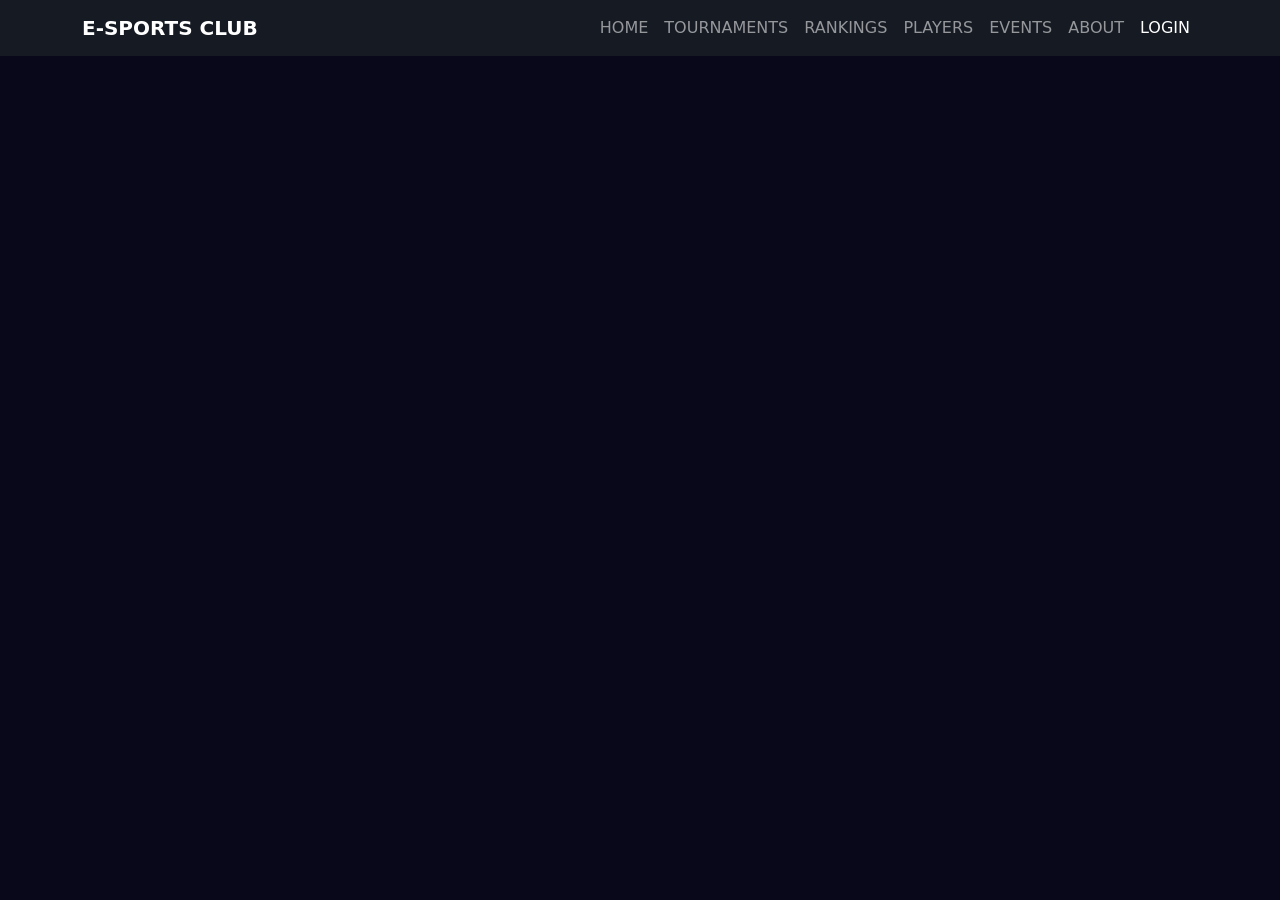
<file: profile.html>
<!DOCTYPE html>
<html lang="en">

<head>
    <meta charset="UTF-8">
    <meta name="viewport" content="width=device-width, initial-scale=1.0">

    <title>My Profile</title>
    <!-- Bootstrap CSS -->
    <link href="https://cdn.jsdelivr.net/npm/bootstrap@5.3.2/dist/css/bootstrap.min.css" rel="stylesheet">
    <link rel="stylesheet" href="style.css">

</head>

<body>

    <!-- Navigation Bar -->
    <nav class="navbar navbar-expand-lg navbar-dark">
        <div class="container">
            <div class="navbar-brand fw-bold" href=".html">
                E-SPORTS CLUB
            </div>


            <button class="navbar-toggler" type="button" data-bs-toggle="collapse" data-bs-target="#navbarNav">

                <span class="navbar-toggler-icon"></span>
            </button>

            <div class="collapse navbar-collapse" id="navbarNav">

                <ul class="navbar-nav ms-auto">

                    <li class="nav-item">
                        <a class="nav-link " href="index.html">HOME</a>
                    </li>

                    <li class="nav-item">
                        <a class="nav-link" href="tournaments.html">
                            TOURNAMENTS
                        </a>
                    </li>

                    <li class="nav-item">
                        <a class="nav-link" href="rankings.html">
                            RANKINGS
                        </a>
                    </li>

                    <li class="nav-item">
                        <a class="nav-link" href="players.html">
                            PLAYERS
                        </a>
                    </li>

                    <li class="nav-item">
                        <a class="nav-link" href="events.html">
                            EVENTS
                        </a>
                    </li>

                    <li class="nav-item">
                        <a class="nav-link" href="about.html">
                            ABOUT
                        </a>
                    </li>
                    <li class="nav-item">
                        <div class="nav-link active" href="login.html" id="loginLink">
                            LOGIN
                        </div>

                    </li>

                </ul>

            </div>
        </div>
    </nav>

    <!-- PROFILE -->
    <div class="profile-container" id="profileContainer">

        <!-- PAGE HEADER -->
        <div class="profile-page-header">

            <div>
                <h1>Profile</h1>

                <p>
                    Manage your profile and favourite items.
                </p>
            </div>

        </div>


        <!-- PROFILE CARD -->
        <div class="profile-card">

            <!-- USERNAME -->
            <div class="profile-header">

                <div class="profile-avatar" id="profileAvatar">
                    M
                </div>



            </div>


            <!-- PROFILE INFORMATION -->
            <div class="section">

                <h2>Profile Information</h2>

                <div class="info-row">

                    <div class="info-label">
                        Username:
                    </div>

                    <div class="info-value" id="username">
                        -
                    </div>

                </div>


                <div class="info-row">

                    <div class="info-label">
                        Favourite:
                    </div>

                    <div class="info-value">
                        <button class="favourite-btn" onclick="showFavourite()">
                            Favourite players
                        </button>
                        <div id="favouritePlayers" style="display: none;"></div>
                    </div>

                </div>

            </div>


            <!-- LOG OUT -->
            <div class="actions">

                <button class="logout-btn" onclick="logout()">
                    LOG OUT
                </button>

            </div>

        </div>

    </div>


    <script>

        let loginLink = document.getElementById("loginLink");


        // Get logged-in user
        const loggedInUser =
            sessionStorage.getItem("loggedInUser");

        const profileContainer =
            document.getElementById("profileContainer");

        //const notLoggedIn =
            document.getElementById("notLoggedIn");

        const username =
            document.getElementById("username");

        const profileAvatar =
            document.getElementById("profileAvatar");


        // Check login
        if (loggedInUser) {

            // Show user's first letter
            loginLink.textContent =
                loggedInUser.charAt(0).toUpperCase();

            loginLink.classList.add("user-circle");

            username.textContent = loggedInUser;

            // Get first letter
            profileAvatar.textContent =
                loggedInUser.charAt(0).toUpperCase();


        } else {

            // Hide profile
            profileContainer.style.display = "none";

            // Show login message
            notLoggedIn.style.display = "block";

        }


        // Logout
        function logout() {

            const answer =
                window.confirm("Do you want to log out?");

            if (answer) {

                sessionStorage.removeItem("loggedInUser");

                window.location.href =
                    "index.html";
            }
        }




        function showFavourite() {

            const favPlayers = JSON.parse(localStorage.getItem("favPlayers_" + loggedInUser)) || [];

            const container = document.getElementById("favouritePlayers");

            // Show the favourite players
            container.style.display = "block";

            container.innerHTML = "";

            
            // If there are no favourite players
            if (favPlayers.length === 0) {
                container.innerHTML = `
            <div class="text-center text-muted">
                No favourite players yet.
            </div>
        `;
                return;
            }
            favPlayers.forEach(player => {
                container.innerHTML += `
            <div>
                ${player}
            </div>
        `;
            });
        }
    </script>
    <script src="https://cdn.jsdelivr.net/npm/bootstrap@5.3.2/dist/js/bootstrap.bundle.min.js"></script>


</body>

</html>
</file>
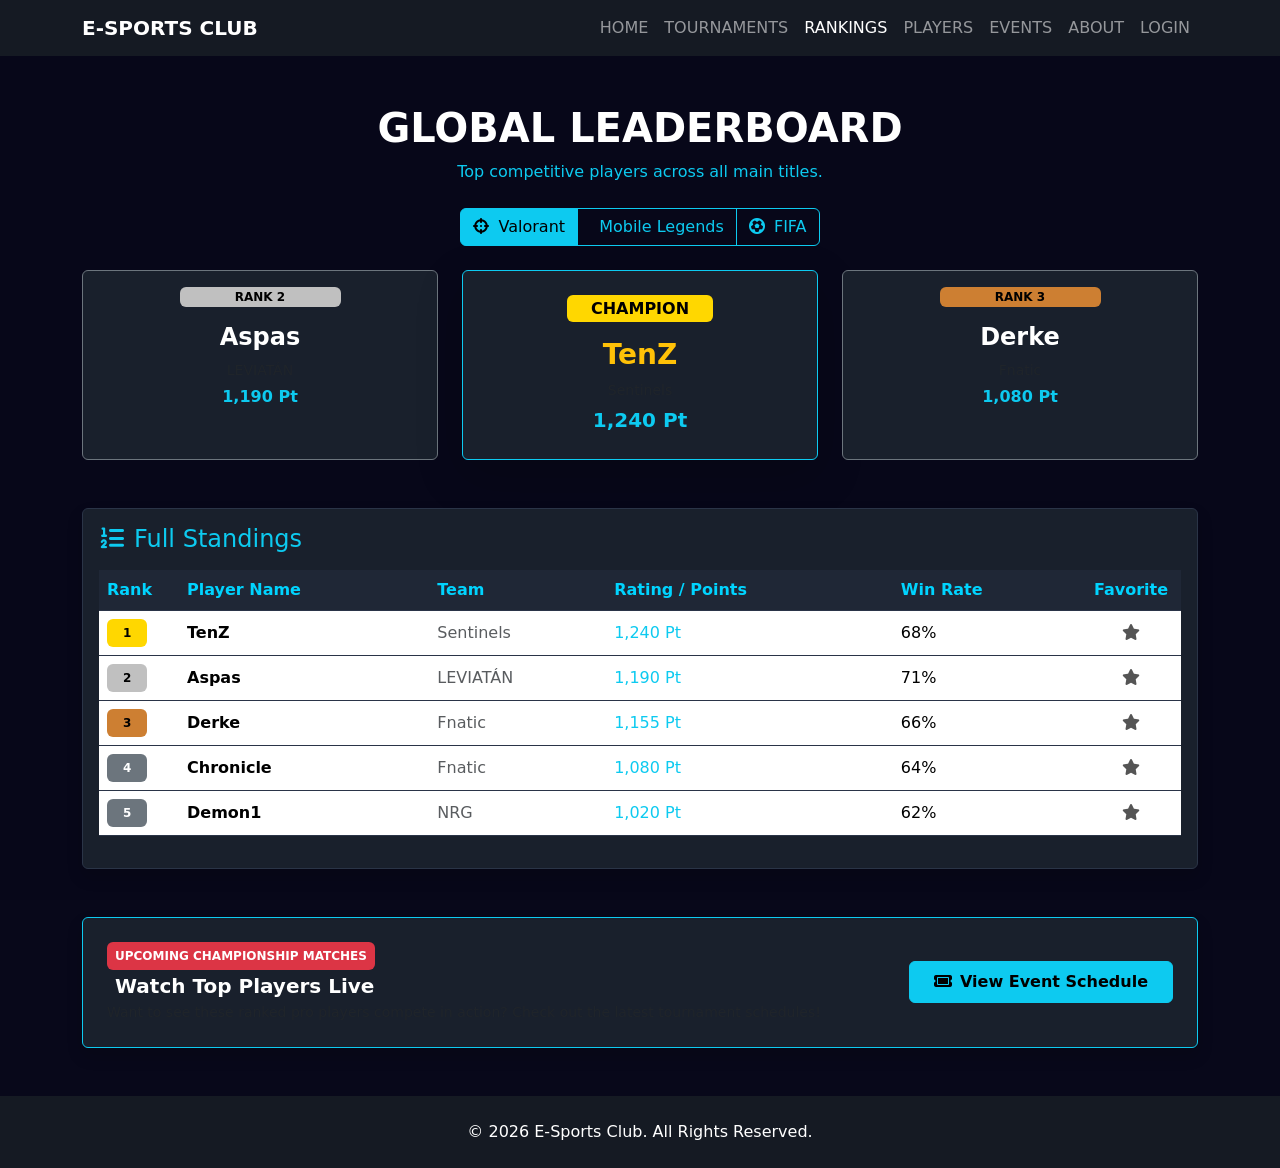
<file: rankings.html>
<!DOCTYPE html>
<html lang="en">

<head>
    <meta charset="UTF-8">
    <meta name="viewport" content="width=device-width, initial-scale=1.0">
    <title>Rankings - E-Sports Club</title>
    <!-- Bootstrap 5 CSS -->
    <link href="https://cdn.jsdelivr.net/npm/bootstrap@5.3.0/dist/css/bootstrap.min.css" rel="stylesheet">
    <!-- FontAwesome -->
    <link rel="stylesheet" href="https://cdnjs.cloudflare.com/ajax/libs/font-awesome/6.0.0/css/all.min.css">
    <!-- style.css -->
    <link rel="stylesheet" href="style.css">
</head>

<body>

    <!-- Background Video -->
    <video class="background-video" autoplay muted loop playsinline>
        <source src="animation.mp4" type="video/mp4">
    </video>
    <!-- Dark overlay -->
    <div class="video-overlay"></div>

    <!-- Navigation Bar -->
    <nav class="navbar navbar-expand-lg navbar-dark">
        <div class="container">
            <div class="navbar-brand fw-bold" >
                E-SPORTS CLUB
            </div>
            <button class="navbar-toggler" type="button" data-bs-toggle="collapse" data-bs-target="#navbarNav">
                <span class="navbar-toggler-icon"></span>
            </button>
            <div class="collapse navbar-collapse" id="navbarNav">
                <ul class="navbar-nav ms-auto">
                    <li class="nav-item"><a class="nav-link" href="index.html">HOME</a></li>
                    <li class="nav-item"><a class="nav-link" href="tournaments.html">TOURNAMENTS</a></li>
                    <li class="nav-item"><a class="nav-link active" href="rankings.html">RANKINGS</a></li>
                    <li class="nav-item"><a class="nav-link" href="players.html">PLAYERS</a></li>
                    <li class="nav-item"><a class="nav-link" href="events.html">EVENTS</a></li>
                    <li class="nav-item"><a class="nav-link" href="about.html">ABOUT</a></li>
                    <li class="nav-item"><a class="nav-link" href="login.html" id="loginLink">LOGIN</a></li>
                </ul>
            </div>
        </div>
    </nav>

    <!-- webpage -->
    <main class="container my-5">

        <!-- title -->
        <div class="text-center mb-4">
            <h1 class="fw-bold text-uppercase">Global Leaderboard</h1>
            <p class="text-info">Top competitive players across all main titles.</p>

            <!-- choose esport button -->
            <div class="btn-group mt-2" role="group" id="ranking-game-tabs">
                <button type="button" class="btn btn-outline-info active" data-game="valorant"><i
                        class="fa-solid fa-crosshairs me-1"></i> Valorant</button>
                <button type="button" class="btn btn-outline-info" data-game="mlbb"><i
                        class="fa-solid fa-shield-halved me-1"></i> Mobile Legends</button>
                <button type="button" class="btn btn-outline-info" data-game="fifa"><i
                        class="fa-solid fa-futbol me-1"></i> FIFA</button>
            </div>
        </div>

        <!-- Top 3 Player -->
        <div class="row g-4 mb-5" id="top3-container">
            <!-- 2nd Place -->
            <div class="col-md-4 order-md-1 order-2">
                <div class="card p-3 text-center h-100 border-secondary">
                    <span class="badge badge-rank-2 w-50 mx-auto mb-2">RANK 2</span>
                    <h4 id="top2-name" class="fw-bold mt-2">Loading...</h4>
                    <p id="top2-team" class="text-muted small mb-1">-</p>
                    <p id="top2-score" class="text-info fw-bold m-0">-</p>
                </div>
            </div>
            <!-- 1st Place (in middle) -->
            <div class="col-md-4 order-md-2 order-1">
                <div class="card p-4 text-center h-100 border-info shadow-lg transform-scale">
                    <span class="badge badge-rank-1 d-inline-block px-4 mx-auto mb-2 fs-6">CHAMPION</span>
                    <h3 id="top1-name" class="fw-bold mt-2 text-warning">Loading...</h3>
                    <p id="top1-team" class="text-muted small mb-1">-</p>
                    <p id="top1-score" class="text-info fs-5 fw-bold m-0">-</p>
                </div>
            </div>
            <!-- 3rd Place -->
            <div class="col-md-4 order-md-3 order-3">
                <div class="card p-3 text-center h-100 border-secondary">
                    <span class="badge badge-rank-3 w-50 mx-auto mb-2">RANK 3</span>
                    <h4 id="top3-name" class="fw-bold mt-2">Loading...</h4>
                    <p id="top3-team" class="text-muted small mb-1">-</p>
                    <p id="top3-score" class="text-info fw-bold m-0">-</p>
                </div>
            </div>
        </div>

        <!-- full ranking -->
        <div class="card p-3 shadow mb-5">
            <h4 class="text-info mb-3"><i class="fa-solid fa-list-ol me-2"></i>Full Standings</h4>
            <div class="table-responsive">
                <table class="table table-dark-custom align-middle">
                    <thead>
                        <tr>
                            <th scope="col" style="width: 80px;">Rank</th>
                            <th scope="col">Player Name</th>
                            <th scope="col">Team</th>
                            <th scope="col">Rating / Points</th>
                            <th scope="col">Win Rate</th>
                            <th scope="col" class="text-center" style="width: 100px;">Favorite</th>
                        </tr>
                    </thead>
                    <tbody id="ranking-table-body">
                    </tbody>
                </table>
            </div>
        </div>

        <!-- Events -->
        <div class="card p-4 shadow border-info">
            <div class="d-flex flex-column flex-md-row justify-content-between align-items-md-center gap-3">
                <div>
                    <div class="d-flex align-items-center gap-2 mb-1">
                        <span class="badge bg-danger text-uppercase p-2">Upcoming Championship Matches</span>
                    </div>
                    <h5 class="m-0 text-white fw-bold">
                        <i class="fa-solid fa-calendar-star text-info me-2"></i>Watch Top Players Live
                    </h5>
                    <p class="text-muted small mb-0 mt-1">
                        Want to see these ranked pro players compete in action? Check out the latest tournament
                        schedules!
                    </p>
                </div>
                <div>
                    <!-- turn to event page -->
                    <a href="events.html" class="btn btn-info fw-bold px-4 py-2 text-nowrap">
                        <i class="fa-solid fa-ticket me-2"></i>View Event Schedule
                    </a>
                </div>
            </div>
        </div>

    </main>

    <!-- JS script -->
    <script src="https://code.jquery.com/jquery-3.6.0.min.js"></script>
    <script src="https://cdn.jsdelivr.net/npm/bootstrap@5.3.0/dist/js/bootstrap.bundle.min.js"></script>

    <script>
        const rankingData = {
            valorant: [
                { rank: 1, name: "TenZ", team: "Sentinels", points: "1,240 Pt", winRate: "68%" },
                { rank: 2, name: "Aspas", team: "LEVIATÁN", points: "1,190 Pt", winRate: "71%" },
                { rank: 3, name: "Derke", team: "Fnatic", points: "1,155 Pt", winRate: "66%" },
                { rank: 4, name: "Chronicle", team: "Fnatic", points: "1,080 Pt", winRate: "64%" },
                { rank: 5, name: "Demon1", team: "NRG", points: "1,020 Pt", winRate: "62%" }
            ],
            mlbb: [
                { rank: 1, name: "Kairi", team: "ONIC Esports", points: "2,450 Stars", winRate: "78%" },
                { rank: 2, name: "Sanz", team: "ONIC Esports", points: "2,310 Stars", winRate: "75%" },
                { rank: 3, name: "KarlTzy", team: "ECHO", points: "2,280 Stars", winRate: "73%" },
                { rank: 4, name: "CW", team: "ONIC Esports", points: "2,100 Stars", winRate: "70%" },
                { rank: 5, name: "Kiboy", team: "ONIC Esports", points: "1,980 Stars", winRate: "69%" }
            ],
            fifa: [
                { rank: 1, name: "Tekkz", team: "Fnatic", points: "3,890 ELO", winRate: "85%" },
                { rank: 2, name: "Matias", team: "Team Liquid", points: "3,750 ELO", winRate: "82%" },
                { rank: 3, name: "Vejrgang", team: "RBL ZEZ", points: "3,680 ELO", winRate: "81%" },
                { rank: 4, name: "Nicolas99fc", team: "Guild Esports", points: "3,520 ELO", winRate: "79%" },
                { rank: 5, name: "ManuBachoore", team: "Team Gullit", points: "3,410 ELO", winRate: "76%" }
            ]
        };

        $(document).ready(function () {
            let savedGame = sessionStorage.getItem('selectedRankGame') || 'valorant';

            $(`#ranking-game-tabs button[data-game="${savedGame}"]`).addClass('active').siblings().removeClass('active');
            renderRankings(savedGame);

            $('#ranking-game-tabs button').click(function () {
                $('#ranking-game-tabs button').removeClass('active');
                $(this).addClass('active');

                let currentGame = $(this).attr('data-game');
                sessionStorage.setItem('selectedRankGame', currentGame);
                renderRankings(currentGame);
            });
        });

        // 渲染排行榜表格
        function renderRankings(game) {
            let list = rankingData[game];

            $('#top1-name').text(list[0].name);
            $('#top1-team').text(list[0].team);
            $('#top1-score').text(list[0].points);

            $('#top2-name').text(list[1].name);
            $('#top2-team').text(list[1].team);
            $('#top2-score').text(list[1].points);

            $('#top3-name').text(list[2].name);
            $('#top3-team').text(list[2].team);
            $('#top3-score').text(list[3]?.points || list[2].points);

            //session storage
            let currentUser = sessionStorage.getItem("loggedInUser");
            let favs = currentUser ? JSON.parse(localStorage.getItem('favPlayers_' + currentUser) || '[]') : [];

            let tableHtml = '';
            list.forEach(item => {
                let badgeClass = '';
                if (item.rank === 1) badgeClass = 'badge-rank-1';
                else if (item.rank === 2) badgeClass = 'badge-rank-2';
                else if (item.rank === 3) badgeClass = 'badge-rank-3';
                else badgeClass = 'bg-secondary';

                let isFav = favs.includes(item.name) ? 'active' : '';

                tableHtml += `
                    <tr>
                        <td><span class="badge ${badgeClass} px-3 py-2">${item.rank}</span></td>
                        <td class="fw-bold">${item.name}</td>
                        <td class="text-muted">${item.team}</td>
                        <td class="text-info">${item.points}</td>
                        <td>${item.winRate}</td>
                        <td class="text-center">
                            <i class="fa-solid fa-star fav-star ${isFav}" onclick="toggleRankFav(this, '${item.name}')"></i>
                        </td>
                    </tr>
                `;
            });

            $('#ranking-table-body').html(tableHtml);
        }

        // toggle favPlayer in ranking
        function toggleRankFav(icon, playerName) {
            let currentUser = sessionStorage.getItem("loggedInUser");

            // login first
            if (!currentUser) {
                alert("Please log in first to save favorites!");
                return;
            }

            let key = 'favPlayers_' + currentUser;
            let favs = JSON.parse(localStorage.getItem(key) || '[]');

            if (favs.includes(playerName)) {
                favs = favs.filter(name => name !== playerName);
                $(icon).removeClass('active');
            } else {
                favs.push(playerName);
                $(icon).addClass('active');
            }

            localStorage.setItem(key, JSON.stringify(favs));
        }
    </script>

    <script>
        let loggedInUser = sessionStorage.getItem("loggedInUser");
        let loginLink = document.getElementById("loginLink");

        if (loggedInUser) {
            loginLink.textContent = loggedInUser.charAt(0).toUpperCase();
            loginLink.classList.add("user-circle");

            loginLink.addEventListener("click", function (event) {
                event.preventDefault();
                window.location.href = "profile.html";
            });
        }
    </script>   
    <!-- Footer -->
    <footer class="navbar-dark text-center py-4 mt-4">

        <p class="mb-0">
            &copy; 2026 E-Sports Club. All Rights Reserved.
        </p>

    </footer>

</body>

</html>
</file>
<file: style.css>
/* Custom E-Sports Theme Styles */
body {
    background-color: #0b0e14;
    color: #ffffff;
}

.navbar-dark {
    background-color: #151a23 !important;
}

.card {
    background-color: #19202c;
    border: 1px solid #2a3447;
    color: #fff;
}

.tournament-img {
    width: 100%;
    height: 180px;
    object-fit: cover;
    border-radius: 6px;
    margin-bottom: 1rem;
    border: 1px solid #2a3447;
}

.table-dark-custom {
    background-color: #151a23;
    color: #fff;
}

.table-dark-custom th {
    background-color: #1f2736;
    border-color: #2a3447;
    color: #00d4ff;
}

.table-dark-custom td {
    border-color: #2a3447;
    vertical-align: middle;
}

.badge-rank-1 {
    background-color: #ffd700;
    color: #000;
    font-weight: bold;
}

.badge-rank-2 {
    background-color: #c0c0c0;
    color: #000;
    font-weight: bold;
}

.badge-rank-3 {
    background-color: #cd7f32;
    color: #000;
    font-weight: bold;
}

.fav-star {
    cursor: pointer;
    color: #555;
    transition: color 0.2s;
}

.fav-star.active {
    color: #ffd700;
}

.player-card {
    background-color: #19202c;
    border: 1px solid #2a3447;
    transition: transform 0.2s, border-color 0.2s;
}

.player-card:hover {
    transform: translateY(-5px);
    border-color: #00d4ff;
}

.player-avatar {
    width: 100%;
    height: 180px;
    object-fit: cover;
    border-bottom: 2px solid #2a3447;
}

.fav-btn {
    position: absolute;
    top: 10px;
    right: 10px;
    background: rgba(0, 0, 0, 0.6);
    border: none;
    color: #fff;
    border-radius: 50%;
    width: 35px;
    height: 35px;
}

.fav-btn.active {
    color: #ffd700;
}

.modal-content {
    background-color: #151a23;
    color: #fff;
    border: 1px solid #00d4ff;
}

.tourney-info {
    list-style: none;
    padding: 0;
    margin: 1.5rem 0;
}

.tourney-info li {
    display: flex;
    justify-content: space-between;
    margin-bottom: 0.5rem;
    font-size: 0.9rem;
    color: #adb5bd;
}

.tourney-info li strong {
    color: #fff;
}

.btn-register,
.btn-watch,
.btn-closed {
    background-color: #2a3447;
    color: #ffffff;
    border: 2px solid transparent;
    transition: all 0.3s ease-in-out;
}

.btn-register:hover {
    background-color: #0d6efd;
    border: 2px solid #ffffff;
    color: #ffffff;
}

.btn-watch:hover {
    background-color: #dc3545;
    border: 2px solid #ffffff;
    color: #ffffff;
}

.user-circle {
    width: 35px;
    height: 35px;
    border-radius: 50%;
    background-color: purple;
    color: white;

    display: flex;
    justify-content: center;
    align-items: center;

    text-decoration: none;
    font-size: 20px;

}

.btn-closed {
    background-color: #151a23;
    color: #6c757d;
    cursor: not-allowed;
}

.max-w-700 {
    max-width: 900px;
    margin: 0 auto;
}

.custom-input,
.custom-input:focus {
    background-color: #151a23;
    border: 1px solid #2a3447;
    color: #ffffff;
    box-shadow: none;
}

.custom-input::placeholder {
    color: #6c757d;
}


::-webkit-calendar-picker-indicator {
    color-scheme: dark;
    cursor: pointer;
}

html {
    overflow-y: scroll;
}
.profile-container {
    padding: 50px;
    min-height: 100vh;
    box-sizing: border-box;
}

/* PAGE HEADER */

.profile-page-header {
    margin-bottom: 30px;
}

.profile-page-header h1 {
    font-size: 42px;
    margin: 0 0 8px 0;
    font-weight: 700;
}

.profile-page-header p {
    font-size: 18px;
    color: #888;
    margin: 0;
}


/* PROFILE CARD */

.profile-card {
    background: #ffffff;
    max-width: 1000px;
    padding: 40px;
    border-radius: 24px;
    margin: 0 auto;
    box-sizing: border-box;
}


/* PROFILE HEADER */

.profile-header {
    display: flex;
    align-items: center;
    gap: 18px;
    margin-bottom: 30px;
}

.profile-avatar {
    width: 72px;
    height: 72px;
    border-radius: 50%;

    background: #222;
    color: white;

    display: flex;
    justify-content: center;
    align-items: center;

    font-size: 30px;
    font-weight: bold;

    flex-shrink: 0;
}

.profile-info {
    display: flex;
    flex-direction: column;
    gap: 4px;
}

.profile-info h2 {
    margin: 0;
    font-size: 27px;
    color: #222;
}

.profile-info p {
    margin: 0;
    color: #888;
    font-size: 14px;
    letter-spacing: 1px;
}


/* PROFILE INFORMATION */

.section {
    border-top: 1px solid #e5e5e5;
    padding-top: 25px;
}

.section h2 {
    margin: 0 0 10px 0;
    font-size: 20px;
    color: #222;
}


/* INFORMATION ROW */

.info-row {
    display: flex;
    align-items: center;
    justify-content: flex-start;

    min-height: 60px;

    border-bottom: 1px solid #e5e5e5;
}

.info-label {
    width: 150px;

    font-size: 16px;
    font-weight: 600;
    color: #555;
}

.info-value {
    font-size: 17px;
    color: #222;
}


/* FAVOURITE BUTTON */

.favourite-btn {
    border: none;

    background: #f2f2f2;
    color: #222;

    padding: 10px 18px;

    border-radius: 10px;

    cursor: pointer;

    font-size: 15px;

    transition: 0.2s;
}

.favourite-btn:hover {
    background: #e5e5e5;
}


/* LOGOUT */

.actions {
    display: flex;
    justify-content: flex-end;

    margin-top: 25px;
}

.logout-btn {
    border: none;

    background: #222;
    color: white;

    padding: 13px 28px;

    border-radius: 10px;

    cursor: pointer;

    font-size: 15px;
    font-weight: 600;

    transition: 0.2s;
}

.logout-btn:hover {
    background: #444;
}

body {
    animation: pageFadeIn 0.7s ease-in-out;
}

@keyframes pageFadeIn {
    from {
        opacity: 0;
        transform: translateY(10px);
    }

    to {
        opacity: 1;
        transform: translateY(0);
    }
}

.profile-avatar {
    transition: transform 0.3s ease;
}

.profile-avatar:hover {
    transform: rotate(10deg) scale(1.1);
}

body {
    position: relative;
    background: #08081a;
    color: white;
}

/* Video background */
.background-video {
    position: fixed;
    top: 0;
    left: 0;
    width: 100%;
    height: 100%;
    object-fit: cover;
    z-index: -2;
}

/* Dark layer so text is easier to see */
.video-overlay {
    position: fixed;
    inset: 0;
    background: rgba(8, 8, 26, 0.60);
    z-index: -1;
}
</file>
